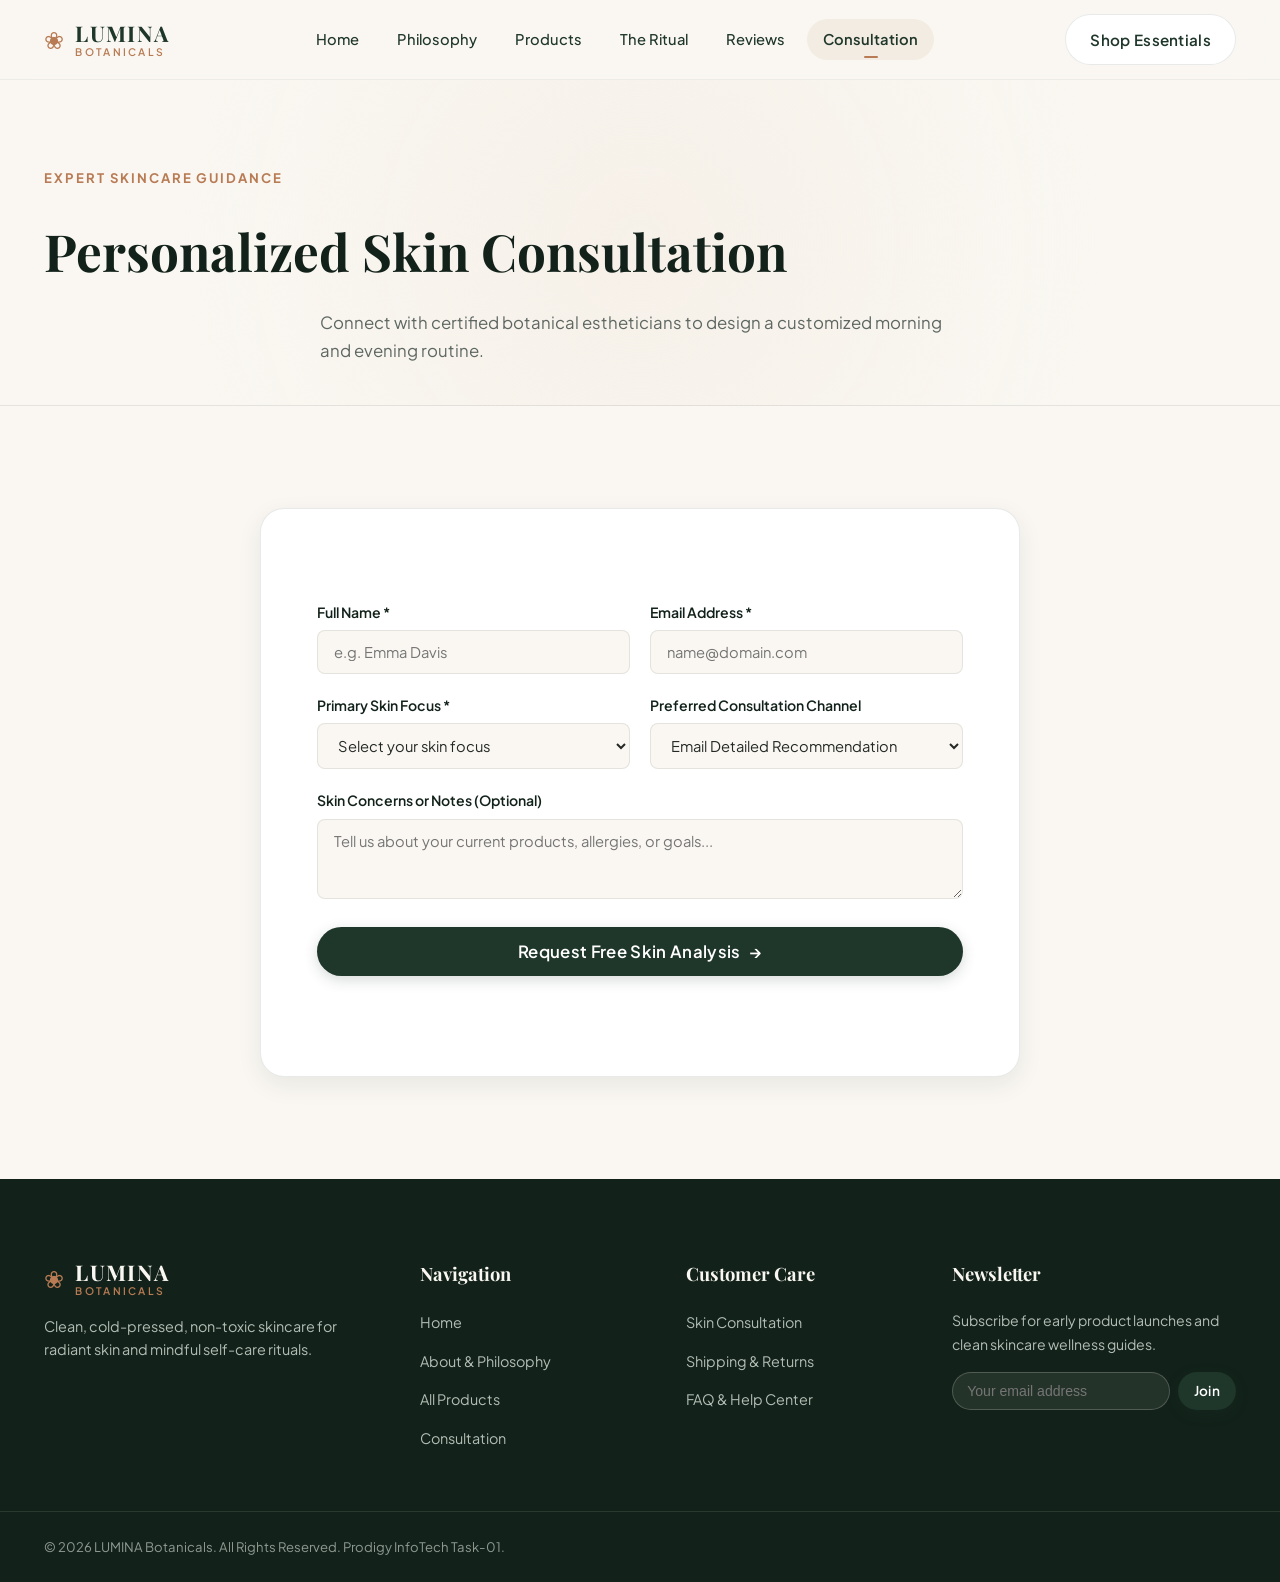
<file: contact.html>
<!DOCTYPE html>
<html lang="en">
<head>
  <meta charset="UTF-8">
  <meta name="viewport" content="width=device-width, initial-scale=1.0">
  <title>Skin Consultation | LUMINA Botanicals</title>
  <meta name="description" content="Request a complimentary personalized skin consultation with our holistic estheticians.">
  <link rel="preconnect" href="https://fonts.googleapis.com">
  <link rel="preconnect" href="https://fonts.gstatic.com" crossorigin>
  <link href="https://fonts.googleapis.com/css2?family=Plus+Jakarta+Sans:wght@300;400;500;600;700&family=Playfair+Display:ital,wght@0,500;0,600;0,700;1,400&display=swap" rel="stylesheet">
  <link rel="stylesheet" href="styles.css">
</head>
<body>

  <!-- FIXED NAVIGATION MENU (Visible on all pages) -->
  <header class="site-header" id="header" role="banner">
    <div class="nav-container">
      <a href="index.html#hero" class="brand-logo" id="brand-logo" aria-label="LUMINA Botanicals Home">
        <span class="logo-symbol">❀</span>
        <span class="logo-text">LUMINA <span class="logo-sub">Botanicals</span></span>
      </a>

      <nav class="main-nav" id="main-nav" aria-label="Primary Navigation">
        <ul class="nav-list" role="list">
          <li class="nav-item">
            <a href="index.html#hero" class="nav-link" data-nav="hero">Home</a>
          </li>
          <li class="nav-item">
            <a href="about.html" class="nav-link" data-nav="philosophy">Philosophy</a>
          </li>
          <li class="nav-item">
            <a href="products.html" class="nav-link" data-nav="products">Products</a>
          </li>
          <li class="nav-item">
            <a href="index.html#ritual" class="nav-link" data-nav="ritual">The Ritual</a>
          </li>
          <li class="nav-item">
            <a href="index.html#reviews" class="nav-link" data-nav="reviews">Reviews</a>
          </li>
          <li class="nav-item">
            <a href="contact.html" class="nav-link active" data-nav="contact">Consultation</a>
          </li>
        </ul>
      </nav>

      <div class="header-actions">
        <a href="products.html" class="btn btn-nav" id="nav-cta-btn">Shop Essentials</a>
        <button class="mobile-toggle" id="mobile-toggle" aria-expanded="false" aria-controls="mobile-drawer" aria-label="Toggle navigation menu">
          <span class="bar bar-1"></span>
          <span class="bar bar-2"></span>
          <span class="bar bar-3"></span>
        </button>
      </div>
    </div>

    <div class="scroll-progress-track" aria-hidden="true">
      <div class="scroll-progress-bar" id="scroll-progress"></div>
    </div>
  </header>

  <!-- Mobile Drawer Menu -->
  <div class="mobile-drawer" id="mobile-drawer" aria-hidden="true">
    <div class="drawer-header">
      <div class="brand-logo">
        <span class="logo-symbol">❀</span>
        <span class="logo-text">LUMINA</span>
      </div>
      <button class="drawer-close" id="drawer-close" aria-label="Close menu">&times;</button>
    </div>
    <nav class="drawer-nav" aria-label="Mobile Navigation Links">
      <ul class="drawer-nav-list" role="list">
        <li><a href="index.html#hero" class="drawer-nav-link">Home</a></li>
        <li><a href="about.html" class="drawer-nav-link">Philosophy</a></li>
        <li><a href="products.html" class="drawer-nav-link">Products</a></li>
        <li><a href="index.html#ritual" class="drawer-nav-link">The Ritual</a></li>
        <li><a href="index.html#reviews" class="drawer-nav-link">Reviews</a></li>
        <li><a href="contact.html" class="drawer-nav-link active">Consultation</a></li>
      </ul>
      <div class="drawer-footer">
        <a href="products.html" class="btn btn-primary btn-block">Shop All Essentials</a>
      </div>
    </nav>
  </div>
  <div class="drawer-backdrop" id="drawer-backdrop" aria-hidden="true"></div>

  <!-- Page Main Content -->
  <main id="main-content" class="page-main">
    <section class="page-hero-banner">
      <div class="container text-center">
        <span class="section-tag">Expert Skincare Guidance</span>
        <h1 class="page-title">Personalized Skin Consultation</h1>
        <p class="section-subtitle">
          Connect with certified botanical estheticians to design a customized morning and evening routine.
        </p>
      </div>
    </section>

    <section class="section">
      <div class="container">
        <div class="contact-box">
          <form class="consultation-form" id="consultation-form" novalidate>
            <div class="form-row">
              <div class="form-group">
                <label for="user-name">Full Name *</label>
                <input type="text" id="user-name" name="name" placeholder="e.g. Emma Davis" required>
                <span class="field-error" id="name-error">Please enter your full name</span>
              </div>
              <div class="form-group">
                <label for="user-email">Email Address *</label>
                <input type="email" id="user-email" name="email" placeholder="name@domain.com" required>
                <span class="field-error" id="email-error">Please enter a valid email address</span>
              </div>
            </div>

            <div class="form-row">
              <div class="form-group">
                <label for="skin-type">Primary Skin Focus *</label>
                <select id="skin-type" name="skinType" required>
                  <option value="" disabled selected>Select your skin focus</option>
                  <option value="dry">Dryness & Dehydration</option>
                  <option value="sensitive">Redness & Sensitivity</option>
                  <option value="dull">Dullness & Uneven Tone</option>
                  <option value="aging">Fine Lines & Elasticity</option>
                  <option value="blemish">Blemishes & Oil Imbalance</option>
                </select>
                <span class="field-error" id="skin-error">Please select your skin focus</span>
              </div>
              <div class="form-group">
                <label for="preferred-channel">Preferred Consultation Channel</label>
                <select id="preferred-channel" name="preferredChannel">
                  <option value="email">Email Detailed Recommendation</option>
                  <option value="chat">Live Chat Session</option>
                  <option value="video">15-Minute Virtual Consultation</option>
                </select>
              </div>
            </div>

            <div class="form-group">
              <label for="user-message">Skin Concerns or Notes (Optional)</label>
              <textarea id="user-message" name="message" rows="3" placeholder="Tell us about your current products, allergies, or goals..."></textarea>
            </div>

            <button type="submit" class="btn btn-primary btn-block submit-btn">
              <span>Request Free Skin Analysis</span>
              <span class="btn-arrow">→</span>
            </button>
            <div class="form-feedback" id="form-feedback" role="alert" aria-live="polite"></div>
          </form>
        </div>
      </div>
    </section>
  </main>

  <!-- Footer -->
  <footer class="site-footer">
    <div class="container footer-container">
      <div class="footer-brand">
        <a href="index.html#hero" class="brand-logo footer-logo">
          <span class="logo-symbol">❀</span>
          <span class="logo-text">LUMINA <span class="logo-sub">Botanicals</span></span>
        </a>
        <p class="footer-tagline">
          Clean, cold-pressed, non-toxic skincare for radiant skin and mindful self-care rituals.
        </p>
      </div>
      <div class="footer-col">
        <h4>Navigation</h4>
        <ul>
          <li><a href="index.html#hero">Home</a></li>
          <li><a href="about.html">About & Philosophy</a></li>
          <li><a href="products.html">All Products</a></li>
          <li><a href="contact.html">Consultation</a></li>
        </ul>
      </div>
      <div class="footer-col">
        <h4>Customer Care</h4>
        <ul>
          <li><a href="contact.html">Skin Consultation</a></li>
          <li><a href="#">Shipping & Returns</a></li>
          <li><a href="#">FAQ & Help Center</a></li>
        </ul>
      </div>
      <div class="footer-col newsletter-col">
        <h4>Newsletter</h4>
        <p>Subscribe for early product launches and clean skincare wellness guides.</p>
        <form class="mini-newsletter" onsubmit="event.preventDefault(); alert('Subscribed!');">
          <input type="email" placeholder="Your email address" aria-label="Your email" required>
          <button type="submit" class="btn btn-primary btn-small">Join</button>
        </form>
      </div>
    </div>
    <div class="footer-bottom">
      <div class="container footer-bottom-flex">
        <p>&copy; 2026 LUMINA Botanicals. All Rights Reserved. Prodigy InfoTech Task-01.</p>
      </div>
    </div>
  </footer>

  <script src="script.js"></script>
</body>
</html>
</file>
<file: styles.css>
/* ==========================================================================
   LUMINA BOTANICALS - CLEAN & ORGANIC SKINCARE
   Responsive Landing Page & Interactive Navigation (Prodigy InfoTech Task-01)
   ========================================================================== */

/* --------------------------------------------------------------------------
   1. Design Tokens & CSS Reset
   -------------------------------------------------------------------------- */
:root {
  /* Brand Colors - Organic Earth & Botanical Luxury */
  --color-primary: #1F362A;         /* Deep Forest Sage */
  --color-primary-dark: #12221A;    /* Dark Pine */
  --color-primary-light: #2E513F;   /* Muted Leaf */
  
  --color-accent: #B87B54;          /* Warm Terracotta Sandalwood */
  --color-accent-hover: #9E643E;    /* Deep Terracotta */
  --color-accent-soft: #F4EBE3;     /* Soft Rose / Cream */
  
  --color-bg: #FAF7F2;              /* Clean Porcelain Cream */
  --color-surface: #FFFFFF;         /* Pure Card White */
  --color-surface-tint: #F3ECE2;    /* Warm Sand Tint */
  
  --color-text-main: #242926;       /* Deep Charcoal */
  --color-text-muted: #5E6761;      /* Slate Gray */
  --color-text-light: #8E9892;      /* Subtitle Gray */
  
  --color-border: rgba(31, 54, 42, 0.1);
  --color-border-hover: rgba(31, 54, 42, 0.25);
  
  /* Initial Navigation Colors (Top of Page) */
  --nav-bg-initial: rgba(250, 247, 242, 0.85);
  --nav-text-initial: #1F362A;
  
  /* Scrolled Navigation Colors (Active on Scroll) */
  --nav-bg-scrolled: #FFFFFF;
  --nav-text-scrolled: #12221A;
  --nav-border-scrolled: rgba(31, 54, 42, 0.12);

  /* Hover Interactive Colors (Managed via CSS & JavaScript) */
  --nav-hover-bg: #1F362A;
  --nav-hover-text: #FFFFFF;

  /* Typography */
  --font-heading: 'Playfair Display', Georgia, serif;
  --font-body: 'Plus Jakarta Sans', system-ui, -apple-system, sans-serif;
  
  /* Layout Dimensions */
  --header-height: 80px;
  --header-height-scrolled: 66px;
  --container-max: 1240px;
  --radius-sm: 8px;
  --radius-md: 14px;
  --radius-lg: 24px;
  --radius-full: 9999px;
  
  /* Shadows */
  --shadow-sm: 0 2px 8px rgba(31, 54, 42, 0.04);
  --shadow-md: 0 8px 24px rgba(31, 54, 42, 0.08);
  --shadow-lg: 0 16px 36px rgba(31, 54, 42, 0.12);
  --shadow-nav: 0 4px 20px rgba(20, 36, 28, 0.08);

  /* Transitions */
  --transition-fast: 0.2s cubic-bezier(0.25, 0.46, 0.45, 0.94);
  --transition-medium: 0.35s cubic-bezier(0.16, 1, 0.3, 1);
  --transition-slow: 0.6s cubic-bezier(0.16, 1, 0.3, 1);
}

*, *::before, *::after {
  box-sizing: border-box;
  margin: 0;
  padding: 0;
}

html {
  scroll-behavior: smooth;
  scroll-padding-top: calc(var(--header-height-scrolled) + 16px);
  -webkit-text-size-adjust: 100%;
}

body {
  font-family: var(--font-body);
  background-color: var(--color-bg);
  color: var(--color-text-main);
  line-height: 1.65;
  font-size: 1rem;
  overflow-x: hidden;
  position: relative;
}

img {
  max-width: 100%;
  height: auto;
  display: block;
  object-fit: cover;
}

a {
  color: inherit;
  text-decoration: none;
  transition: all var(--transition-fast);
}

button {
  font-family: inherit;
  cursor: pointer;
  border: none;
  background: none;
  outline: none;
}

/* --------------------------------------------------------------------------
   2. FIXED NAVIGATION MENU (Visible on All Pages - Core Task Role)
   -------------------------------------------------------------------------- */
.site-header {
  position: fixed;
  top: 0;
  left: 0;
  right: 0;
  width: 100%;
  height: var(--header-height);
  z-index: 1000;
  display: flex;
  flex-direction: column;
  justify-content: center;
  background-color: var(--nav-bg-initial);
  backdrop-filter: blur(14px);
  -webkit-backdrop-filter: blur(14px);
  border-bottom: 1px solid rgba(31, 54, 42, 0.06);
  transition: background-color var(--transition-medium),
              height var(--transition-medium),
              box-shadow var(--transition-medium),
              border-color var(--transition-medium);
}

/* Scrolled state: background color and font color change */
.site-header.scrolled {
  height: var(--header-height-scrolled);
  background-color: var(--nav-bg-scrolled);
  box-shadow: var(--shadow-nav);
  border-bottom-color: var(--nav-border-scrolled);
}

.nav-container {
  width: 100%;
  max-width: var(--container-max);
  margin: 0 auto;
  padding: 0 24px;
  display: flex;
  align-items: center;
  justify-content: space-between;
}

/* Brand Logo */
.brand-logo {
  display: flex;
  align-items: center;
  gap: 10px;
  font-weight: 700;
  letter-spacing: 0.08em;
  color: var(--color-primary);
  transition: color var(--transition-fast);
}

.logo-symbol {
  font-size: 1.5rem;
  color: var(--color-accent);
  transition: transform var(--transition-medium);
}

.brand-logo:hover .logo-symbol {
  transform: rotate(45deg);
}

.logo-text {
  font-family: var(--font-heading);
  font-size: 1.35rem;
  line-height: 1.1;
  display: flex;
  flex-direction: column;
}

.logo-sub {
  font-family: var(--font-body);
  font-size: 0.65rem;
  letter-spacing: 0.22em;
  text-transform: uppercase;
  color: var(--color-accent);
  font-weight: 600;
}

/* Desktop Navigation List */
.main-nav {
  scroll-target-group: auto;
}

.nav-list {
  display: flex;
  align-items: center;
  gap: 6px;
  list-style: none;
}

.nav-item {
  position: relative;
}

/* Navigation Links: Base Style & Interactive Transitions */
.nav-link {
  position: relative;
  display: inline-block;
  padding: 8px 16px;
  font-size: 0.92rem;
  font-weight: 500;
  color: var(--nav-text-initial);
  border-radius: var(--radius-full);
  transition: background-color var(--transition-fast), 
              color var(--transition-fast), 
              transform var(--transition-fast);
}

/* Scrolled state links */
.site-header.scrolled .nav-link {
  color: var(--nav-text-scrolled);
}

/* Active Section Indicator */
.nav-link.active,
.nav-link:is(:target-current, .target-current, [aria-current="page"]) {
  color: var(--color-primary);
  font-weight: 600;
  background-color: var(--color-surface-tint);
}

.nav-link.active::after,
.nav-link:is(:target-current, .target-current, [aria-current="page"])::after {
  content: '';
  position: absolute;
  bottom: 2px;
  left: 50%;
  transform: translateX(-50%);
  width: 14px;
  height: 2px;
  background-color: var(--color-accent);
  border-radius: 2px;
}

/* Header Action Buttons */
.header-actions {
  display: flex;
  align-items: center;
  gap: 16px;
}

.btn-nav {
  background-color: var(--color-surface);
  color: var(--color-primary);
  border: 1px solid var(--color-border);
  padding: 8px 18px;
  font-size: 0.88rem;
}

.site-header.scrolled .btn-nav {
  background-color: var(--color-primary);
  color: #FFFFFF;
  border-color: var(--color-primary);
}

.site-header.scrolled .btn-nav:hover {
  background-color: var(--color-primary-dark);
}

/* Scroll Progress Track */
.scroll-progress-track {
  position: absolute;
  bottom: 0;
  left: 0;
  width: 100%;
  height: 3px;
  background-color: transparent;
}

.scroll-progress-bar {
  width: 0%;
  height: 100%;
  background: linear-gradient(90deg, var(--color-accent), var(--color-primary));
  transition: width 0.1s linear;
}

/* Mobile Hamburger Toggle */
.mobile-toggle {
  display: none;
  flex-direction: column;
  justify-content: space-around;
  width: 40px;
  height: 40px;
  padding: 8px;
  background-color: var(--color-surface);
  border: 1px solid var(--color-border);
  border-radius: var(--radius-sm);
  cursor: pointer;
  z-index: 1002;
}

.mobile-toggle .bar {
  width: 100%;
  height: 2px;
  background-color: var(--color-primary);
  border-radius: 2px;
  transition: all var(--transition-fast);
}

.mobile-toggle.active .bar-1 {
  transform: translateY(8px) rotate(45deg);
}

.mobile-toggle.active .bar-2 {
  opacity: 0;
}

.mobile-toggle.active .bar-3 {
  transform: translateY(-8px) rotate(-45deg);
}

/* --------------------------------------------------------------------------
   3. Mobile Navigation Drawer
   -------------------------------------------------------------------------- */
.mobile-drawer {
  position: fixed;
  top: 0;
  right: -100%;
  width: min(85vw, 360px);
  height: 100dvh;
  background-color: var(--color-surface);
  box-shadow: var(--shadow-lg);
  z-index: 1100;
  display: flex;
  flex-direction: column;
  padding: 32px 24px;
  transition: right var(--transition-medium);
}

.mobile-drawer.open {
  right: 0;
}

.drawer-header {
  display: flex;
  align-items: center;
  justify-content: space-between;
  padding-bottom: 24px;
  border-bottom: 1px solid var(--color-border);
}

.drawer-close {
  font-size: 2rem;
  line-height: 1;
  color: var(--color-text-muted);
}

.drawer-nav-list {
  list-style: none;
  margin-top: 24px;
  display: flex;
  flex-direction: column;
  gap: 8px;
}

.drawer-nav-link {
  display: block;
  padding: 12px 16px;
  font-size: 1.05rem;
  font-weight: 500;
  color: var(--color-text-main);
  border-radius: var(--radius-sm);
  transition: background-color var(--transition-fast);
}

.drawer-nav-link.active,
.drawer-nav-link:hover {
  background-color: var(--color-surface-tint);
  color: var(--color-primary);
  font-weight: 600;
}

.drawer-footer {
  margin-top: auto;
  display: flex;
  flex-direction: column;
  gap: 14px;
}

.drawer-note {
  font-size: 0.78rem;
  color: var(--color-text-light);
  text-align: center;
}

.drawer-backdrop {
  position: fixed;
  inset: 0;
  background-color: rgba(20, 36, 28, 0.4);
  backdrop-filter: blur(4px);
  z-index: 1050;
  opacity: 0;
  pointer-events: none;
  transition: opacity var(--transition-medium);
}

.drawer-backdrop.active {
  opacity: 1;
  pointer-events: auto;
}

/* --------------------------------------------------------------------------
   4. Buttons & Badges
   -------------------------------------------------------------------------- */
.btn {
  display: inline-flex;
  align-items: center;
  justify-content: center;
  gap: 8px;
  padding: 12px 24px;
  font-size: 0.95rem;
  font-weight: 600;
  border-radius: var(--radius-full);
  transition: all var(--transition-medium);
  letter-spacing: 0.02em;
}

.btn-primary {
  background-color: var(--color-primary);
  color: #FFFFFF;
  box-shadow: 0 4px 14px rgba(31, 54, 42, 0.18);
}

.btn-primary:hover {
  background-color: var(--color-primary-dark);
  transform: translateY(-2px);
  box-shadow: 0 6px 20px rgba(31, 54, 42, 0.28);
}

.btn-outline {
  background-color: transparent;
  color: var(--color-primary);
  border: 1.5px solid var(--color-primary);
}

.btn-outline:hover {
  background-color: var(--color-primary);
  color: #FFFFFF;
  transform: translateY(-2px);
}

.btn-small {
  padding: 8px 16px;
  font-size: 0.85rem;
}

.btn-block {
  width: 100%;
}

.badge-pill {
  display: inline-flex;
  align-items: center;
  gap: 8px;
  padding: 6px 16px;
  background-color: var(--color-surface-tint);
  border: 1px solid rgba(184, 123, 84, 0.25);
  border-radius: var(--radius-full);
  font-size: 0.82rem;
  font-weight: 600;
  color: var(--color-primary);
}

.badge-dot {
  width: 8px;
  height: 8px;
  border-radius: 50%;
  background-color: var(--color-accent);
}

/* --------------------------------------------------------------------------
   5. General Layout & Sections
   -------------------------------------------------------------------------- */
.container {
  width: 100%;
  max-width: var(--container-max);
  margin: 0 auto;
  padding: 0 24px;
}

.section {
  padding: clamp(64px, 8vw, 112px) 0;
  position: relative;
}

.section-header {
  margin-bottom: 48px;
}

.section-header.text-center {
  text-align: center;
  max-width: 720px;
  margin-inline: auto;
}

.flex-header {
  display: flex;
  align-items: flex-end;
  justify-content: space-between;
  flex-wrap: wrap;
  gap: 20px;
}

.section-tag {
  display: inline-block;
  font-size: 0.82rem;
  font-weight: 700;
  text-transform: uppercase;
  letter-spacing: 0.15em;
  color: var(--color-accent);
  margin-bottom: 8px;
}

.section-title {
  font-family: var(--font-heading);
  font-size: clamp(2rem, 3.5vw, 2.75rem);
  color: var(--color-primary-dark);
  line-height: 1.25;
  margin-bottom: 14px;
}

.section-subtitle {
  font-size: 1.05rem;
  color: var(--color-text-muted);
  max-width: 640px;
  margin: 0 auto;
}

/* Inner Page Hero Banner */
.page-main {
  padding-top: var(--header-height);
}

.page-hero-banner {
  background: radial-gradient(circle at 50% 50%, rgba(243, 236, 226, 0.6), transparent 70%),
              var(--color-bg);
  padding: clamp(56px, 8vw, 84px) 0 40px;
  border-bottom: 1px solid var(--color-border);
}

.page-title {
  font-family: var(--font-heading);
  font-size: clamp(2.4rem, 4vw, 3.4rem);
  color: var(--color-primary-dark);
  margin: 12px 0 16px;
}

/* --------------------------------------------------------------------------
   6. Hero Section
   -------------------------------------------------------------------------- */
.hero-section {
  padding-top: calc(var(--header-height) + 48px);
  padding-bottom: 64px;
  background: radial-gradient(circle at 80% 20%, rgba(232, 223, 216, 0.45), transparent 60%),
              linear-gradient(180deg, var(--color-bg) 0%, #FFFFFF 100%);
  min-height: min(92dvh, 880px);
  display: flex;
  align-items: center;
}

.hero-container {
  display: grid;
  grid-template-columns: 1.1fr 0.9fr;
  align-items: center;
  gap: 48px;
}

.hero-title {
  font-family: var(--font-heading);
  font-size: clamp(2.4rem, 4.2vw, 3.75rem);
  line-height: 1.15;
  color: var(--color-primary-dark);
  margin: 20px 0;
  font-weight: 600;
}

.hero-description {
  font-size: clamp(1.05rem, 1.2vw, 1.2rem);
  color: var(--color-text-muted);
  line-height: 1.7;
  margin-bottom: 32px;
  max-width: 540px;
}

.hero-cta-group {
  display: flex;
  align-items: center;
  gap: 16px;
  flex-wrap: wrap;
  margin-bottom: 40px;
}

.hero-stats {
  display: flex;
  align-items: center;
  gap: 24px;
  padding-top: 24px;
  border-top: 1px solid var(--color-border);
}

.stat-item {
  display: flex;
  flex-direction: column;
}

.stat-num {
  font-family: var(--font-heading);
  font-size: 1.6rem;
  font-weight: 700;
  color: var(--color-primary);
}

.stat-label {
  font-size: 0.8rem;
  color: var(--color-text-muted);
  font-weight: 500;
}

.stat-divider {
  width: 1px;
  height: 36px;
  background-color: var(--color-border);
}

.hero-media {
  position: relative;
}

.media-card-wrapper {
  position: relative;
  border-radius: var(--radius-lg);
}

.image-frame.main-frame {
  border-radius: var(--radius-lg);
  overflow: hidden;
  box-shadow: var(--shadow-lg);
  aspect-ratio: 4 / 5;
  background-color: var(--color-surface-tint);
}

.image-frame.main-frame img {
  width: 100%;
  height: 100%;
  transition: transform var(--transition-slow);
}

.media-card-wrapper:hover .image-frame.main-frame img {
  transform: scale(1.03);
}

.floating-badge {
  position: absolute;
  display: flex;
  align-items: center;
  gap: 12px;
  background-color: rgba(255, 255, 255, 0.94);
  backdrop-filter: blur(12px);
  border: 1px solid rgba(255, 255, 255, 0.7);
  box-shadow: var(--shadow-md);
  padding: 12px 18px;
  border-radius: var(--radius-md);
  z-index: 5;
  animation: floatSlow 6s ease-in-out infinite alternate;
}

.badge-top-right {
  top: 10%;
  right: -24px;
}

.badge-bottom-left {
  bottom: 8%;
  left: -20px;
  animation-delay: -3s;
}

.floating-icon {
  font-size: 1.4rem;
}

.floating-badge strong {
  display: block;
  font-size: 0.9rem;
  color: var(--color-primary-dark);
}

.floating-badge p {
  font-size: 0.76rem;
  color: var(--color-text-muted);
}

@keyframes floatSlow {
  0% { transform: translateY(0); }
  100% { transform: translateY(-8px); }
}

/* --------------------------------------------------------------------------
   7. Trust Certifications Bar
   -------------------------------------------------------------------------- */
.trust-bar {
  background-color: var(--color-surface);
  border-top: 1px solid var(--color-border);
  border-bottom: 1px solid var(--color-border);
  padding: 32px 0;
}

.trust-grid {
  display: grid;
  grid-template-columns: repeat(auto-fit, minmax(230px, 1fr));
  gap: 24px;
}

.trust-item {
  display: flex;
  align-items: center;
  gap: 14px;
}

.trust-icon {
  font-size: 1.6rem;
  padding: 10px;
  background-color: var(--color-surface-tint);
  border-radius: 50%;
}

.trust-text h4 {
  font-size: 0.92rem;
  font-weight: 700;
  color: var(--color-primary-dark);
}

.trust-text p {
  font-size: 0.8rem;
  color: var(--color-text-muted);
}

/* --------------------------------------------------------------------------
   8. Philosophy & Ingredients Section
   -------------------------------------------------------------------------- */
.philosophy-section {
  background-color: #FAF7F2;
}

.ingredients-grid {
  display: grid;
  grid-template-columns: repeat(auto-fit, minmax(260px, 1fr));
  gap: 24px;
}

.ingredient-card {
  background-color: var(--color-surface);
  padding: 32px 24px;
  border-radius: var(--radius-md);
  border: 1px solid var(--color-border);
  box-shadow: var(--shadow-sm);
  display: flex;
  flex-direction: column;
  transition: transform var(--transition-medium), box-shadow var(--transition-medium), border-color var(--transition-fast);
}

.ingredient-card:hover {
  transform: translateY(-6px);
  box-shadow: var(--shadow-md);
  border-color: var(--color-accent);
}

.ingredient-card.highlight-card {
  background: linear-gradient(180deg, #FFFFFF 0%, #FAF3ED 100%);
  border-color: rgba(184, 123, 84, 0.35);
}

.card-icon {
  font-size: 2rem;
  margin-bottom: 16px;
}

.ingredient-card h3 {
  font-family: var(--font-heading);
  font-size: 1.25rem;
  color: var(--color-primary);
  margin-bottom: 2px;
}

.ingredient-subtitle {
  font-size: 0.82rem;
  font-weight: 600;
  color: var(--color-accent);
  margin-bottom: 12px;
}

.card-desc {
  font-size: 0.92rem;
  color: var(--color-text-muted);
  line-height: 1.6;
  margin-bottom: 20px;
  flex-grow: 1;
}

.ingredient-pill {
  align-self: flex-start;
  font-size: 0.78rem;
  font-weight: 600;
  padding: 4px 12px;
  background-color: var(--color-surface-tint);
  color: var(--color-primary-dark);
  border-radius: var(--radius-full);
}

/* --------------------------------------------------------------------------
   9. Products Collection Grid
   -------------------------------------------------------------------------- */
.products-section {
  background-color: #FFFFFF;
}

.filter-controls {
  display: flex;
  gap: 8px;
  background-color: var(--color-surface-tint);
  padding: 4px;
  border-radius: var(--radius-full);
}

.filter-btn {
  padding: 8px 18px;
  font-size: 0.88rem;
  font-weight: 600;
  color: var(--color-text-muted);
  border-radius: var(--radius-full);
  transition: all var(--transition-fast);
}

.filter-btn.active, .filter-btn:hover {
  background-color: var(--color-primary);
  color: #FFFFFF;
}

.products-grid {
  display: grid;
  grid-template-columns: repeat(auto-fill, minmax(270px, 1fr));
  gap: 28px;
}

.product-card {
  background-color: var(--color-surface);
  border: 1px solid var(--color-border);
  border-radius: var(--radius-md);
  overflow: hidden;
  transition: transform var(--transition-medium), box-shadow var(--transition-medium);
  display: flex;
  flex-direction: column;
}

.product-card:hover {
  transform: translateY(-6px);
  box-shadow: var(--shadow-md);
}

.product-img-wrap {
  position: relative;
  aspect-ratio: 1 / 1.05;
  background-color: var(--color-surface-tint);
  overflow: hidden;
}

.product-img-wrap img {
  width: 100%;
  height: 100%;
  transition: transform var(--transition-slow);
}

.product-card:hover .product-img-wrap img {
  transform: scale(1.05);
}

.product-badge {
  position: absolute;
  top: 14px;
  left: 14px;
  padding: 4px 12px;
  font-size: 0.75rem;
  font-weight: 700;
  text-transform: uppercase;
  letter-spacing: 0.05em;
  background-color: rgba(255, 255, 255, 0.9);
  color: var(--color-primary);
  border-radius: var(--radius-full);
  z-index: 2;
  box-shadow: var(--shadow-sm);
}

.product-badge.award-badge {
  background-color: var(--color-accent);
  color: #FFFFFF;
}

.quick-view-btn {
  position: absolute;
  bottom: 12px;
  left: 50%;
  transform: translate(-50%, 15px);
  opacity: 0;
  background-color: rgba(255, 255, 255, 0.95);
  color: var(--color-primary);
  font-size: 0.85rem;
  font-weight: 600;
  padding: 8px 18px;
  border-radius: var(--radius-full);
  box-shadow: var(--shadow-sm);
  transition: all var(--transition-fast);
  white-space: nowrap;
}

.product-card:hover .quick-view-btn {
  opacity: 1;
  transform: translate(-50%, 0);
}

.product-info {
  padding: 20px;
  display: flex;
  flex-direction: column;
  flex-grow: 1;
}

.product-rating {
  font-size: 0.85rem;
  color: #E29547;
  margin-bottom: 6px;
}

.product-rating span {
  color: var(--color-text-light);
  font-size: 0.8rem;
  margin-left: 4px;
}

.product-name {
  font-family: var(--font-heading);
  font-size: 1.2rem;
  color: var(--color-primary-dark);
  margin-bottom: 6px;
}

.product-benefits {
  font-size: 0.85rem;
  color: var(--color-text-muted);
  line-height: 1.4;
  margin-bottom: 16px;
  flex-grow: 1;
}

.product-pricing {
  display: flex;
  align-items: center;
  justify-content: space-between;
  padding-top: 14px;
  border-top: 1px solid var(--color-border);
}

.price {
  font-family: var(--font-heading);
  font-size: 1.25rem;
  font-weight: 700;
  color: var(--color-primary-dark);
}

/* --------------------------------------------------------------------------
   10. The Ritual Section
   -------------------------------------------------------------------------- */
.ritual-section {
  background: linear-gradient(180deg, #FFFFFF 0%, #FAF7F2 100%);
}

.ritual-layout {
  display: grid;
  grid-template-columns: 1.1fr 0.9fr;
  align-items: center;
  gap: 48px;
}

.ritual-steps {
  display: flex;
  flex-direction: column;
  gap: 16px;
  margin-top: 32px;
}

.ritual-step-item {
  display: flex;
  gap: 20px;
  padding: 20px;
  background-color: var(--color-surface);
  border-radius: var(--radius-md);
  border: 1px solid var(--color-border);
  cursor: pointer;
  transition: all var(--transition-fast);
}

.ritual-step-item.active, .ritual-step-item:hover {
  border-color: var(--color-accent);
  box-shadow: var(--shadow-sm);
  background-color: #FFFFFF;
}

.step-number {
  font-family: var(--font-heading);
  font-size: 1.5rem;
  font-weight: 700;
  color: var(--color-accent);
  line-height: 1;
}

.step-text h3 {
  font-size: 1.05rem;
  font-weight: 700;
  color: var(--color-primary-dark);
  margin-bottom: 4px;
}

.step-text p {
  font-size: 0.9rem;
  color: var(--color-text-muted);
}

.ritual-image-frame {
  position: relative;
  border-radius: var(--radius-lg);
  overflow: hidden;
  box-shadow: var(--shadow-lg);
  aspect-ratio: 4 / 5;
}

.ritual-image-frame img {
  width: 100%;
  height: 100%;
}

.ritual-overlay-card {
  position: absolute;
  bottom: 24px;
  left: 24px;
  right: 24px;
  background-color: rgba(255, 255, 255, 0.94);
  backdrop-filter: blur(12px);
  border-radius: var(--radius-md);
  padding: 16px 20px;
  display: flex;
  align-items: center;
  gap: 14px;
  box-shadow: var(--shadow-md);
}

.check-icon {
  width: 32px;
  height: 32px;
  border-radius: 50%;
  background-color: var(--color-primary);
  color: #FFFFFF;
  display: flex;
  align-items: center;
  justify-content: center;
  font-weight: 700;
  font-size: 0.9rem;
  flex-shrink: 0;
}

.ritual-overlay-card strong {
  font-size: 0.92rem;
  color: var(--color-primary-dark);
  display: block;
}

.ritual-overlay-card p {
  font-size: 0.8rem;
  color: var(--color-text-muted);
}

/* --------------------------------------------------------------------------
   11. Reviews Section
   -------------------------------------------------------------------------- */
.reviews-section {
  background-color: #FAF7F2;
}

.reviews-grid {
  display: grid;
  grid-template-columns: repeat(auto-fit, minmax(300px, 1fr));
  gap: 28px;
}

.review-card {
  background-color: var(--color-surface);
  border-radius: var(--radius-md);
  border: 1px solid var(--color-border);
  padding: 32px 28px;
  display: flex;
  flex-direction: column;
  box-shadow: var(--shadow-sm);
}

.review-card.highlight-review {
  border-color: rgba(184, 123, 84, 0.4);
  background: linear-gradient(180deg, #FFFFFF 0%, #FBF6F1 100%);
}

.review-stars {
  color: #E29547;
  font-size: 1.1rem;
  margin-bottom: 16px;
}

.review-quote {
  font-size: 0.98rem;
  font-style: italic;
  color: var(--color-text-main);
  line-height: 1.7;
  margin-bottom: 24px;
  flex-grow: 1;
}

.reviewer-meta {
  display: flex;
  align-items: center;
  gap: 14px;
}

.reviewer-avatar {
  width: 48px;
  height: 48px;
  border-radius: 50%;
  overflow: hidden;
  border: 2px solid var(--color-accent-soft);
}

.reviewer-name {
  font-size: 0.95rem;
  font-weight: 700;
  color: var(--color-primary-dark);
}

.reviewer-location {
  font-size: 0.78rem;
  color: var(--color-text-muted);
}

/* --------------------------------------------------------------------------
   12. Contact & Consultation Section
   -------------------------------------------------------------------------- */
.contact-section {
  background: radial-gradient(circle at 50% 50%, rgba(243, 236, 226, 0.5), transparent 70%),
              #FFFFFF;
}

.contact-box {
  max-width: 760px;
  margin: 0 auto;
  background-color: var(--color-surface);
  border: 1px solid var(--color-border);
  border-radius: var(--radius-lg);
  padding: clamp(32px, 5vw, 56px);
  box-shadow: var(--shadow-md);
}

.consultation-form {
  margin-top: 36px;
  display: flex;
  flex-direction: column;
  gap: 20px;
}

.form-row {
  display: grid;
  grid-template-columns: 1fr 1fr;
  gap: 20px;
}

.form-group {
  display: flex;
  flex-direction: column;
  gap: 6px;
}

.form-group label {
  font-size: 0.88rem;
  font-weight: 600;
  color: var(--color-primary-dark);
}

.form-group input,
.form-group select,
.form-group textarea {
  width: 100%;
  padding: 12px 16px;
  font-family: inherit;
  font-size: 0.92rem;
  color: var(--color-text-main);
  background-color: var(--color-bg);
  border: 1px solid var(--color-border);
  border-radius: var(--radius-sm);
  outline: none;
  transition: all var(--transition-fast);
}

.form-group input:focus,
.form-group select:focus,
.form-group textarea:focus {
  background-color: #FFFFFF;
  border-color: var(--color-primary);
  box-shadow: 0 0 0 3px rgba(31, 54, 42, 0.1);
}

.field-error {
  display: none;
  font-size: 0.78rem;
  color: #C0392B;
}

.form-group.has-error input,
.form-group.has-error select {
  border-color: #C0392B;
}

.form-group.has-error .field-error {
  display: block;
}

.submit-btn {
  margin-top: 8px;
  font-size: 1.05rem;
  padding: 14px 28px;
}

.form-feedback {
  font-size: 0.92rem;
  font-weight: 600;
  text-align: center;
  min-height: 24px;
}

.form-feedback.success {
  color: #1F6B38;
}

/* --------------------------------------------------------------------------
   13. Footer
   -------------------------------------------------------------------------- */
.site-footer {
  background-color: var(--color-primary-dark);
  color: #FAF7F2;
  padding-top: 80px;
}

.footer-container {
  display: grid;
  grid-template-columns: 1.5fr 1fr 1fr 1.3fr;
  gap: 48px;
  padding-bottom: 60px;
}

.footer-logo {
  color: #FAF7F2;
  margin-bottom: 16px;
}

.footer-tagline {
  font-size: 0.9rem;
  color: #B2BDB6;
  line-height: 1.6;
  margin-bottom: 24px;
}

.social-links {
  display: flex;
  gap: 12px;
}

.social-icon {
  width: 38px;
  height: 38px;
  border-radius: 50%;
  border: 1px solid rgba(250, 247, 242, 0.2);
  display: flex;
  align-items: center;
  justify-content: center;
  font-size: 0.8rem;
  font-weight: 700;
  color: #FAF7F2;
  transition: all var(--transition-fast);
}

.social-icon:hover {
  background-color: var(--color-accent);
  border-color: var(--color-accent);
  color: #FFFFFF;
}

.footer-col h4 {
  font-family: var(--font-heading);
  font-size: 1.15rem;
  margin-bottom: 20px;
  color: #FAF7F2;
}

.footer-col ul {
  list-style: none;
  display: flex;
  flex-direction: column;
  gap: 12px;
}

.footer-col a {
  font-size: 0.9rem;
  color: #B2BDB6;
}

.footer-col a:hover {
  color: var(--color-accent);
  padding-left: 4px;
}

.newsletter-col p {
  font-size: 0.88rem;
  color: #B2BDB6;
  margin-bottom: 16px;
}

.mini-newsletter {
  display: flex;
  gap: 8px;
}

.mini-newsletter input {
  padding: 10px 14px;
  font-size: 0.88rem;
  border: 1px solid rgba(250, 247, 242, 0.2);
  background-color: rgba(250, 247, 242, 0.08);
  border-radius: var(--radius-full);
  color: #FFFFFF;
  outline: none;
  flex-grow: 1;
}

.mini-newsletter input:focus {
  border-color: var(--color-accent);
}

.footer-bottom {
  border-top: 1px solid rgba(250, 247, 242, 0.1);
  padding: 24px 0;
  font-size: 0.82rem;
  color: #8E9992;
}

.footer-bottom-flex {
  display: flex;
  align-items: center;
  justify-content: space-between;
  flex-wrap: wrap;
  gap: 12px;
}

.footer-legal {
  display: flex;
  align-items: center;
  gap: 8px;
}

.footer-legal a:hover {
  color: #FAF7F2;
}

/* --------------------------------------------------------------------------
   14. Toast Notification
   -------------------------------------------------------------------------- */
.toast-notification {
  position: fixed;
  bottom: 24px;
  right: 24px;
  background-color: var(--color-primary-dark);
  color: #FFFFFF;
  padding: 14px 22px;
  border-radius: var(--radius-full);
  box-shadow: var(--shadow-lg);
  display: flex;
  align-items: center;
  gap: 10px;
  font-size: 0.92rem;
  font-weight: 500;
  z-index: 2000;
  opacity: 0;
  transform: translateY(20px);
  pointer-events: none;
  transition: all var(--transition-fast);
}

.toast-notification.show {
  opacity: 1;
  transform: translateY(0);
}

/* --------------------------------------------------------------------------
   15. Responsive Breakpoints
   -------------------------------------------------------------------------- */
@media (max-width: 1024px) {
  .hero-container,
  .ritual-layout {
    grid-template-columns: 1fr;
    gap: 40px;
  }
  
  .hero-media {
    max-width: 540px;
    margin: 0 auto;
  }
  
  .footer-container {
    grid-template-columns: 1fr 1fr;
    gap: 36px;
  }
}

@media (max-width: 768px) {
  .main-nav,
  .btn-nav {
    display: none;
  }

  .mobile-toggle {
    display: flex;
  }

  .site-header {
    height: var(--header-height-scrolled);
  }

  .hero-section {
    padding-top: calc(var(--header-height-scrolled) + 32px);
  }

  .form-row {
    grid-template-columns: 1fr;
  }

  .floating-badge {
    padding: 8px 12px;
  }
  
  .badge-top-right {
    right: 0;
  }
  
  .badge-bottom-left {
    left: 0;
  }

  .footer-container {
    grid-template-columns: 1fr;
  }
}
</file>
